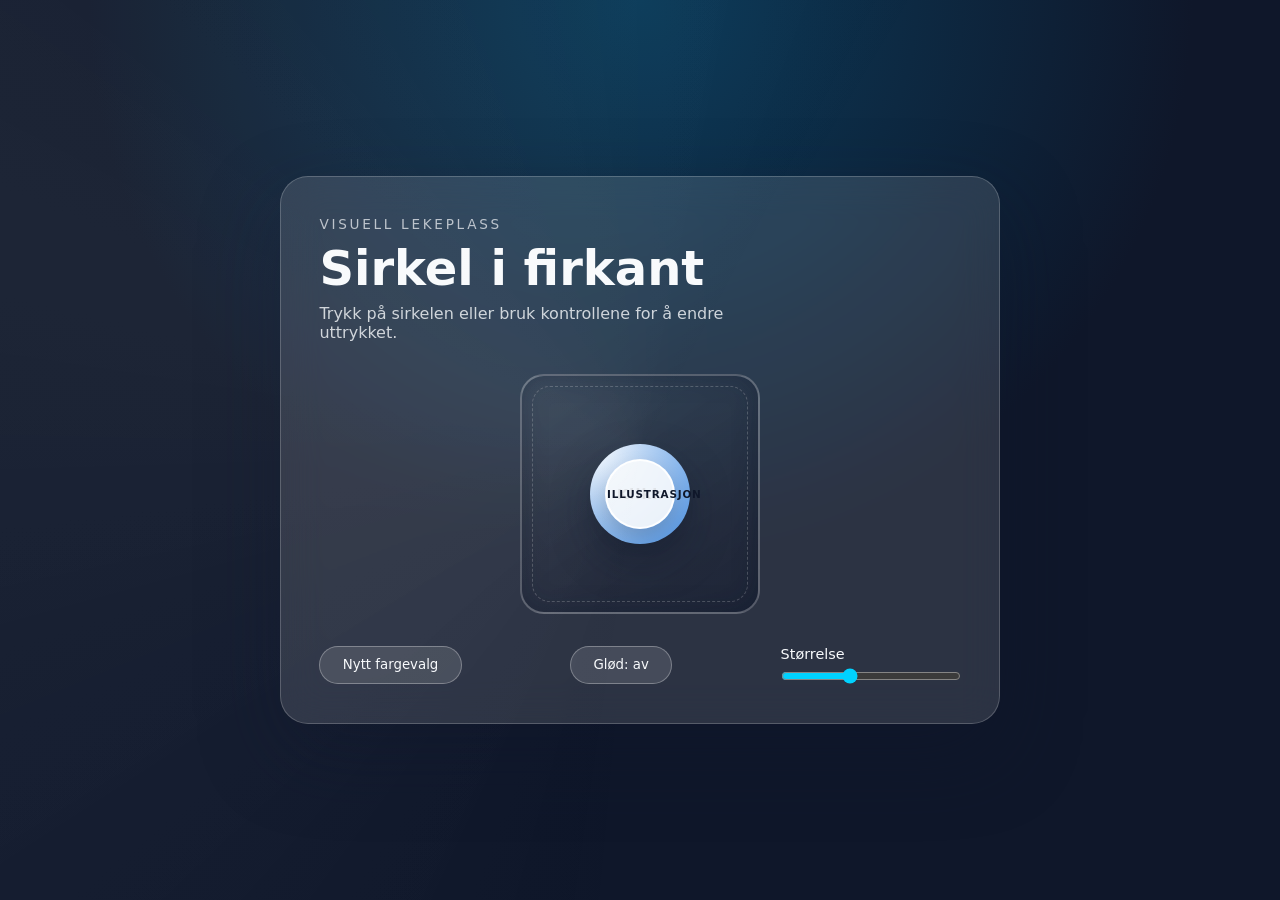
<file: index.html>
<!DOCTYPE html>
<html lang="no">
<head>
  <meta charset="UTF-8" />
  <meta name="viewport" content="width=device-width, initial-scale=1" />
  <title>Sirkel i firkant</title>
  <link rel="stylesheet" href="css/index.css" />
</head>
<body>
  <main class="stage">
    <section class="card">
      <header class="card__header">
        <p class="eyebrow">Visuell lekeplass</p>
        <h1>Sirkel i firkant</h1>
        <p class="subtitle">Trykk på sirkelen eller bruk kontrollene for å endre uttrykket.</p>
      </header>

      <div class="art" aria-live="polite">
        <div class="square" id="square">
          <div class="circle" id="circle" role="button" aria-pressed="false" tabindex="0">
            <span class="circle__label">Klikk</span>
            <a class="circle__cta" href="illustrasjon.html">Illustrasjon</a>
          </div>
          <span class="glow" aria-hidden="true"></span>
        </div>
      </div>

      <div class="controls">
        <button type="button" class="btn" id="randomize">Nytt fargevalg</button>
        <button type="button" class="btn" id="toggle-glow">Glød: av</button>
        <label class="range">
          <span>Størrelse</span>
          <input type="range" id="size" min="70" max="150" value="100" />
        </label>
      </div>
    </section>
  </main>

  <script src="js/index.js"></script>
</body>
</html>
</file>
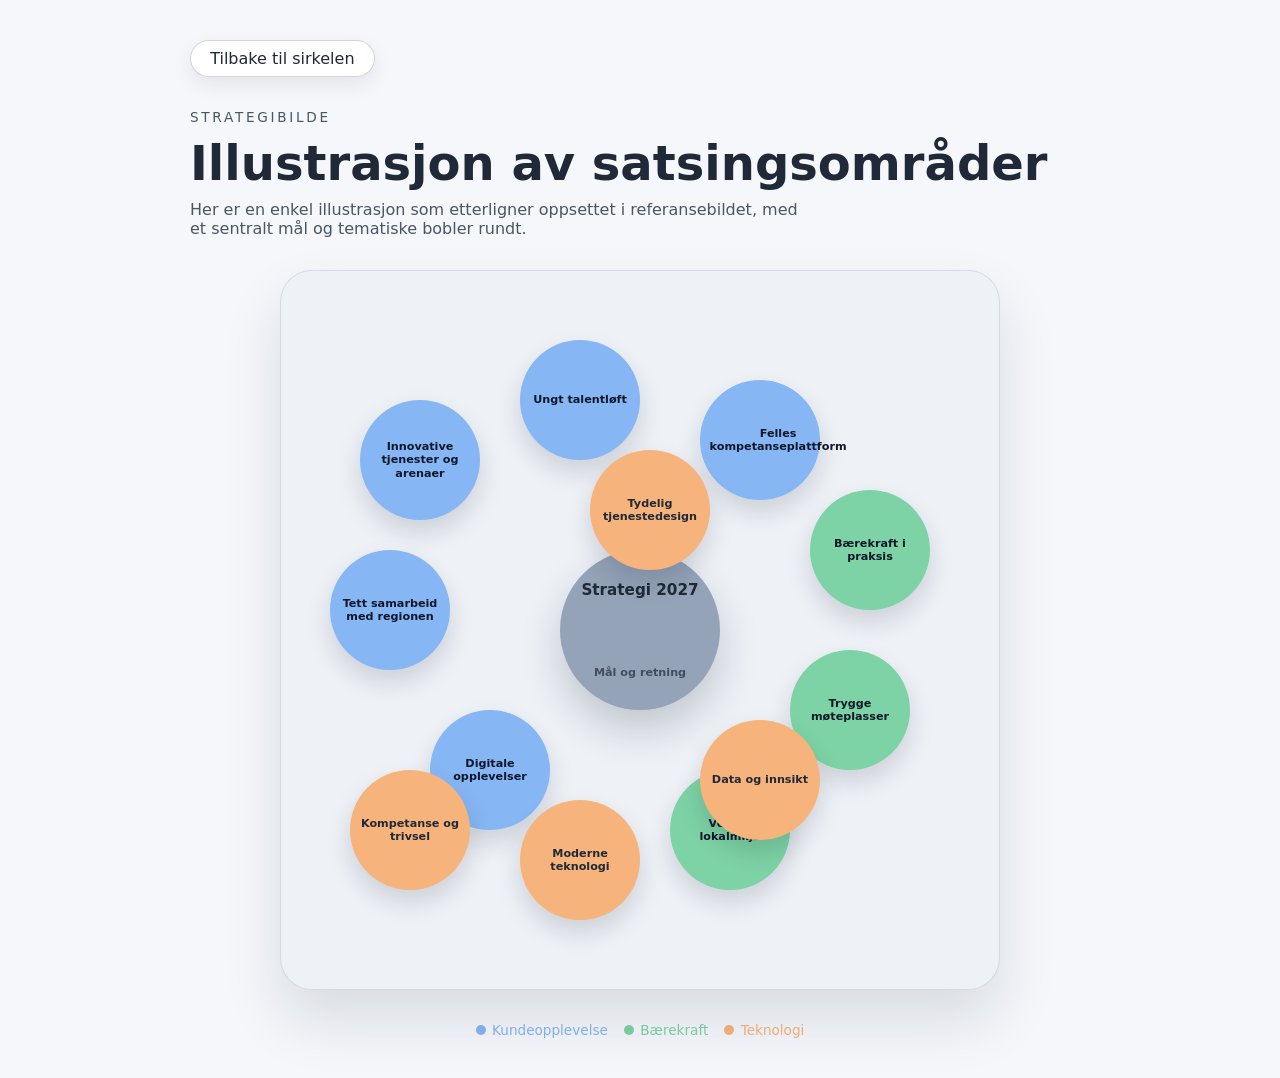
<file: illustrasjon.html>
<!DOCTYPE html>
<html lang="no">
<head>
  <meta charset="UTF-8" />
  <meta name="viewport" content="width=device-width, initial-scale=1" />
  <title>Illustrasjon</title>
  <link rel="stylesheet" href="css/illustrasjon.css" />
</head>
<body class="body--illustration">
  <main class="illustration">
    <a class="illustration__back" href="index.html">Tilbake til sirkelen</a>

    <header class="illustration__header">
      <p class="eyebrow">Strategibilde</p>
      <h1>Illustrasjon av satsingsområder</h1>
      <p>
        Her er en enkel illustrasjon som etterligner oppsettet i referansebildet, med et
        sentralt mål og tematiske bobler rundt.
      </p>
    </header>

    <section class="diagram" aria-label="Strategiillustrasjon med bobler">
      <div class="diagram__core">
        <span>Strategi 2027</span>
        <small>Mål og retning</small>
      </div>

      <div class="diagram__node diagram__node--blue" style="--x: -220px; --y: -170px;">Innovative
        tjenester og arenaer</div>
      <div class="diagram__node diagram__node--blue" style="--x: -60px; --y: -230px;">Ungt
        talentløft</div>
      <div class="diagram__node diagram__node--blue" style="--x: 120px; --y: -190px;">Felles
        kompetanseplattform</div>
      <div class="diagram__node diagram__node--blue" style="--x: -250px; --y: -20px;">Tett
        samarbeid med regionen</div>
      <div class="diagram__node diagram__node--blue" style="--x: -150px; --y: 140px;">Digitale
        opplevelser</div>

      <div class="diagram__node diagram__node--green" style="--x: 230px; --y: -80px;">Bærekraft
        i praksis</div>
      <div class="diagram__node diagram__node--green" style="--x: 210px; --y: 80px;">Trygge
        møteplasser</div>
      <div class="diagram__node diagram__node--green" style="--x: 90px; --y: 200px;">Vekst
        i lokalmiljø</div>

      <div class="diagram__node diagram__node--orange" style="--x: -60px; --y: 230px;">Moderne
        teknologi</div>
      <div class="diagram__node diagram__node--orange" style="--x: 120px; --y: 150px;">Data og
        innsikt</div>
      <div class="diagram__node diagram__node--orange" style="--x: -230px; --y: 200px;">Kompetanse
        og trivsel</div>
      <div class="diagram__node diagram__node--orange" style="--x: 10px; --y: -120px;">Tydelig
        tjenestedesign</div>
    </section>

    <div class="diagram__legend" aria-hidden="true">
      <span style="color: #86b6f4;">Kundeopplevelse</span>
      <span style="color: #7dd3a5;">Bærekraft</span>
      <span style="color: #f6b37b;">Teknologi</span>
    </div>
  </main>

  <script src="js/illustrasjon.js"></script>
</body>
</html>
</file>
<file: css/index.css>
:root {
  color-scheme: light;
  --bg-1: #0f172a;
  --bg-2: #0b3b5a;
  --bg-3: #512d8a;
  --card: rgba(255, 255, 255, 0.12);
  --card-border: rgba(255, 255, 255, 0.2);
  --text: #f8fafc;
  --accent: #4a90e2;
  --accent-2: #00d2ff;
  --square: rgba(255, 255, 255, 0.08);
  --shadow: 0 30px 80px rgba(15, 23, 42, 0.4);
}

* {
  box-sizing: border-box;
  margin: 0;
  padding: 0;
  font-family: "Inter", "Segoe UI", system-ui, sans-serif;
}

body {
  min-height: 100vh;
  display: grid;
  place-items: center;
  padding: 2.5rem;
  background: radial-gradient(circle at top, var(--bg-2), var(--bg-1) 50%),
    radial-gradient(circle at bottom, var(--bg-3), transparent 60%);
  color: var(--text);
  overflow: hidden;
}

body::before,
body::after {
  content: "";
  position: fixed;
  inset: -20%;
  background: conic-gradient(from 180deg, transparent, rgba(255, 255, 255, 0.1), transparent 60%);
  animation: spin 18s linear infinite;
  opacity: 0.4;
  pointer-events: none;
}

body::after {
  animation-direction: reverse;
  opacity: 0.25;
}

@keyframes spin {
  to {
    transform: rotate(1turn);
  }
}

.stage {
  width: min(720px, 100%);
}

.card {
  background: var(--card);
  border: 1px solid var(--card-border);
  border-radius: 28px;
  padding: clamp(1.5rem, 3vw, 3rem);
  box-shadow: var(--shadow);
  backdrop-filter: blur(20px);
}

.card__header {
  display: grid;
  gap: 0.5rem;
  margin-bottom: 2rem;
}

.eyebrow {
  font-size: 0.85rem;
  letter-spacing: 0.2em;
  text-transform: uppercase;
  color: rgba(248, 250, 252, 0.7);
}

h1 {
  font-size: clamp(2rem, 4vw, 3rem);
}

.subtitle {
  color: rgba(248, 250, 252, 0.8);
  max-width: 42ch;
}

.art {
  display: grid;
  place-items: center;
  margin-bottom: 2rem;
}

.square {
  position: relative;
  width: 240px;
  height: 240px;
  border-radius: 24px;
  border: 2px solid rgba(255, 255, 255, 0.25);
  background: linear-gradient(145deg, rgba(255, 255, 255, 0.05), rgba(15, 23, 42, 0.5));
  display: grid;
  place-items: center;
  box-shadow: inset 0 0 25px rgba(15, 23, 42, 0.35);
  overflow: hidden;
}

.square::after {
  content: "";
  position: absolute;
  inset: 10px;
  border-radius: 18px;
  border: 1px dashed rgba(255, 255, 255, 0.2);
}

.circle {
  width: 100px;
  height: 100px;
  border-radius: 50%;
  display: grid;
  place-items: center;
  font-weight: 600;
  color: #0f172a;
  background: radial-gradient(circle at top left, #ffffff, var(--accent));
  box-shadow: 0 18px 40px rgba(15, 23, 42, 0.35);
  cursor: pointer;
  transition: transform 0.3s ease, box-shadow 0.3s ease, background 0.3s ease;
  position: relative;
  z-index: 2;
}

.circle:hover {
  transform: scale(1.05) translateY(-2px);
  box-shadow: 0 22px 48px rgba(15, 23, 42, 0.45);
}

.circle__label {
  font-size: 0.9rem;
  letter-spacing: 0.08em;
}

.circle__cta {
  position: absolute;
  inset: 0;
  margin: auto;
  width: 70px;
  height: 70px;
  border-radius: 50%;
  display: grid;
  place-items: center;
  text-decoration: none;
  font-size: 0.65rem;
  letter-spacing: 0.08em;
  text-transform: uppercase;
  font-weight: 600;
  color: #0f172a;
  background: rgba(248, 250, 252, 0.9);
  border: 2px solid rgba(255, 255, 255, 0.9);
  box-shadow: 0 10px 20px rgba(15, 23, 42, 0.2);
  transition: transform 0.2s ease, box-shadow 0.2s ease;
}

.circle__cta:hover,
.circle__cta:focus-visible {
  transform: scale(1.05);
  box-shadow: 0 14px 26px rgba(15, 23, 42, 0.3);
}

.circle.pulse {
  animation: pulse 1.2s ease-in-out infinite;
}

@keyframes pulse {
  0%,
  100% {
    transform: scale(1);
  }
  50% {
    transform: scale(1.08);
  }
}

.glow {
  position: absolute;
  width: 140px;
  height: 140px;
  border-radius: 50%;
  background: radial-gradient(circle, rgba(0, 210, 255, 0.7), transparent 60%);
  filter: blur(12px);
  opacity: 0;
  transition: opacity 0.3s ease;
}

.glow.active {
  opacity: 1;
}

.controls {
  display: flex;
  flex-wrap: wrap;
  gap: 1rem;
  align-items: center;
  justify-content: space-between;
}

.btn {
  border: 1px solid rgba(255, 255, 255, 0.3);
  background: rgba(255, 255, 255, 0.12);
  color: var(--text);
  padding: 0.65rem 1.4rem;
  border-radius: 999px;
  cursor: pointer;
  transition: transform 0.2s ease, background 0.2s ease;
}

.btn:hover {
  transform: translateY(-1px);
  background: rgba(255, 255, 255, 0.2);
}

.range {
  display: grid;
  gap: 0.4rem;
  font-size: 0.9rem;
}

.range input[type="range"] {
  width: 180px;
  accent-color: var(--accent-2);
}

@media (max-width: 560px) {
  .square {
    width: 200px;
    height: 200px;
  }

  .circle__cta {
    width: 60px;
    height: 60px;
    font-size: 0.55rem;
  }

  .controls {
    flex-direction: column;
    align-items: flex-start;
  }
}
</file>
<file: css/illustrasjon.css>
:root {
  color-scheme: light;
  --bg-1: #0f172a;
  --bg-2: #0b3b5a;
  --bg-3: #512d8a;
  --card: rgba(255, 255, 255, 0.12);
  --card-border: rgba(255, 255, 255, 0.2);
  --text: #f8fafc;
  --accent: #4a90e2;
  --accent-2: #00d2ff;
  --square: rgba(255, 255, 255, 0.08);
  --shadow: 0 30px 80px rgba(15, 23, 42, 0.4);
}

* {
  box-sizing: border-box;
  margin: 0;
  padding: 0;
  font-family: "Inter", "Segoe UI", system-ui, sans-serif;
}

body {
  min-height: 100vh;
  display: grid;
  place-items: center;
  padding: 2.5rem;
  background: radial-gradient(circle at top, var(--bg-2), var(--bg-1) 50%),
    radial-gradient(circle at bottom, var(--bg-3), transparent 60%);
  color: var(--text);
  overflow: hidden;
}

body::before,
body::after {
  content: "";
  position: fixed;
  inset: -20%;
  background: conic-gradient(from 180deg, transparent, rgba(255, 255, 255, 0.1), transparent 60%);
  animation: spin 18s linear infinite;
  opacity: 0.4;
  pointer-events: none;
}

body::after {
  animation-direction: reverse;
  opacity: 0.25;
}

.body--illustration {
  background: #f5f7fb;
  color: #1f2937;
  overflow: auto;
}

.body--illustration::before,
.body--illustration::after {
  display: none;
}

@keyframes spin {
  to {
    transform: rotate(1turn);
  }
}

.eyebrow {
  font-size: 0.85rem;
  letter-spacing: 0.2em;
  text-transform: uppercase;
  color: rgba(248, 250, 252, 0.7);
}

h1 {
  font-size: clamp(2rem, 4vw, 3rem);
}

.illustration {
  width: min(900px, 100%);
  margin: 0 auto;
  display: grid;
  gap: 2rem;
}

.illustration__header {
  display: grid;
  gap: 0.6rem;
}

.illustration__header p {
  color: #4b5563;
  max-width: 60ch;
}

.illustration__back {
  align-self: start;
  width: max-content;
  padding: 0.5rem 1.2rem;
  border-radius: 999px;
  border: 1px solid rgba(31, 41, 55, 0.2);
  color: #1f2937;
  text-decoration: none;
  background: #ffffff;
  box-shadow: 0 8px 20px rgba(15, 23, 42, 0.08);
  transition: transform 0.2s ease, box-shadow 0.2s ease;
}

.illustration__back:hover,
.illustration__back:focus-visible {
  transform: translateY(-1px);
  box-shadow: 0 12px 24px rgba(15, 23, 42, 0.12);
}

.diagram {
  position: relative;
  width: min(720px, 90vw);
  aspect-ratio: 1;
  margin: 0 auto;
  border-radius: 32px;
  background: #eef2f7;
  display: grid;
  place-items: center;
  box-shadow: inset 0 0 0 1px rgba(148, 163, 184, 0.3), 0 30px 60px rgba(15, 23, 42, 0.12);
  overflow: hidden;
  padding: 1.5rem;
}

.diagram__core {
  width: 160px;
  height: 160px;
  border-radius: 50%;
  background: #94a3b8;
  color: #1f2937;
  display: grid;
  place-items: center;
  text-align: center;
  font-weight: 600;
  gap: 0.25rem;
  box-shadow: 0 20px 40px rgba(15, 23, 42, 0.2);
}

.diagram__core span {
  font-size: 0.95rem;
}

.diagram__core small {
  font-size: 0.7rem;
  color: rgba(31, 41, 55, 0.7);
}

.diagram__node {
  position: absolute;
  top: 50%;
  left: 50%;
  width: 120px;
  height: 120px;
  border-radius: 50%;
  display: grid;
  place-items: center;
  text-align: center;
  padding: 0.6rem;
  font-size: 0.7rem;
  line-height: 1.2;
  font-weight: 600;
  box-shadow: 0 12px 24px rgba(15, 23, 42, 0.15);
  transform: translate(-50%, -50%) translate(var(--x), var(--y));
}

.diagram__node--blue {
  background: #86b6f4;
  color: #0f172a;
}

.diagram__node--green {
  background: #7dd3a5;
  color: #0f172a;
}

.diagram__node--orange {
  background: #f6b37b;
  color: #1f2937;
}

.diagram__legend {
  display: flex;
  flex-wrap: wrap;
  gap: 1rem;
  justify-content: center;
  font-size: 0.85rem;
  color: #4b5563;
}

.diagram__legend span {
  display: inline-flex;
  gap: 0.4rem;
  align-items: center;
}

.diagram__legend span::before {
  content: "";
  width: 10px;
  height: 10px;
  border-radius: 50%;
  background: currentColor;
}

@media (max-width: 560px) {
  .diagram__node {
    width: 95px;
    height: 95px;
    font-size: 0.6rem;
  }
}
</file>
